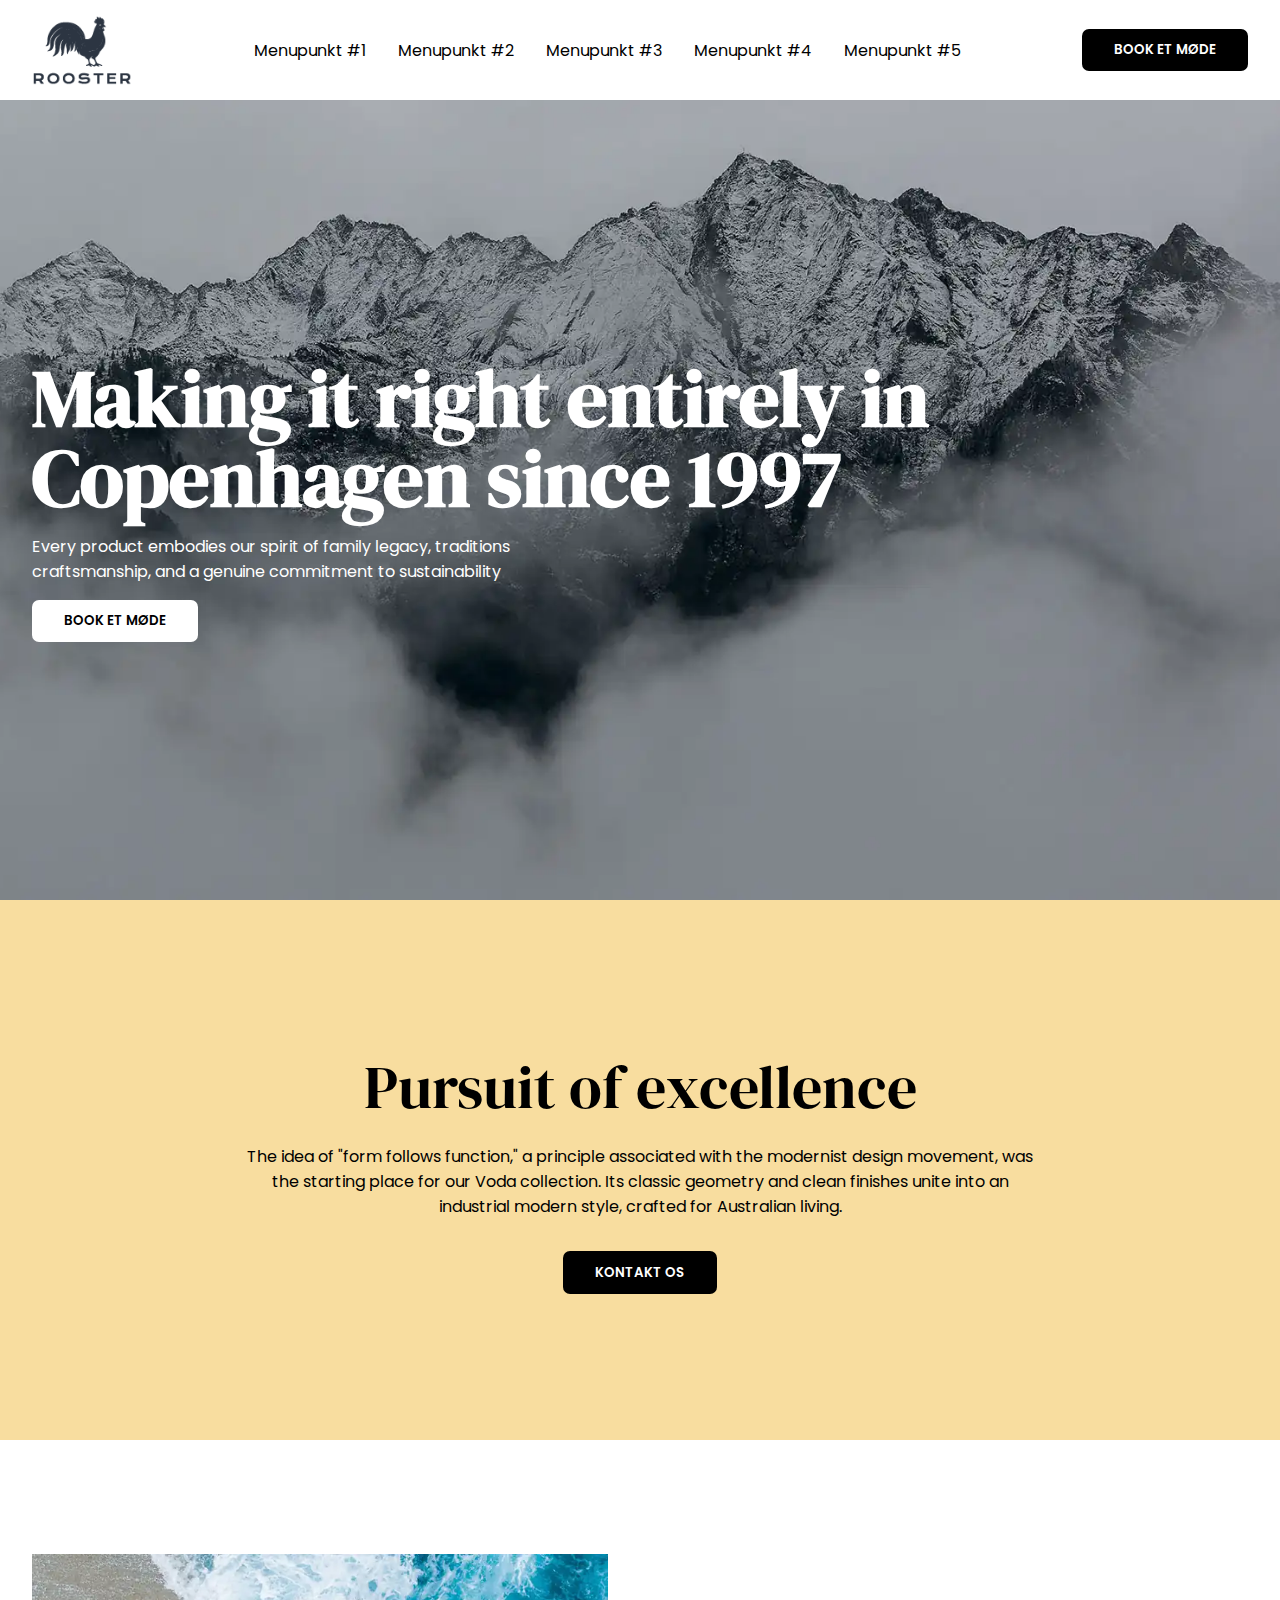
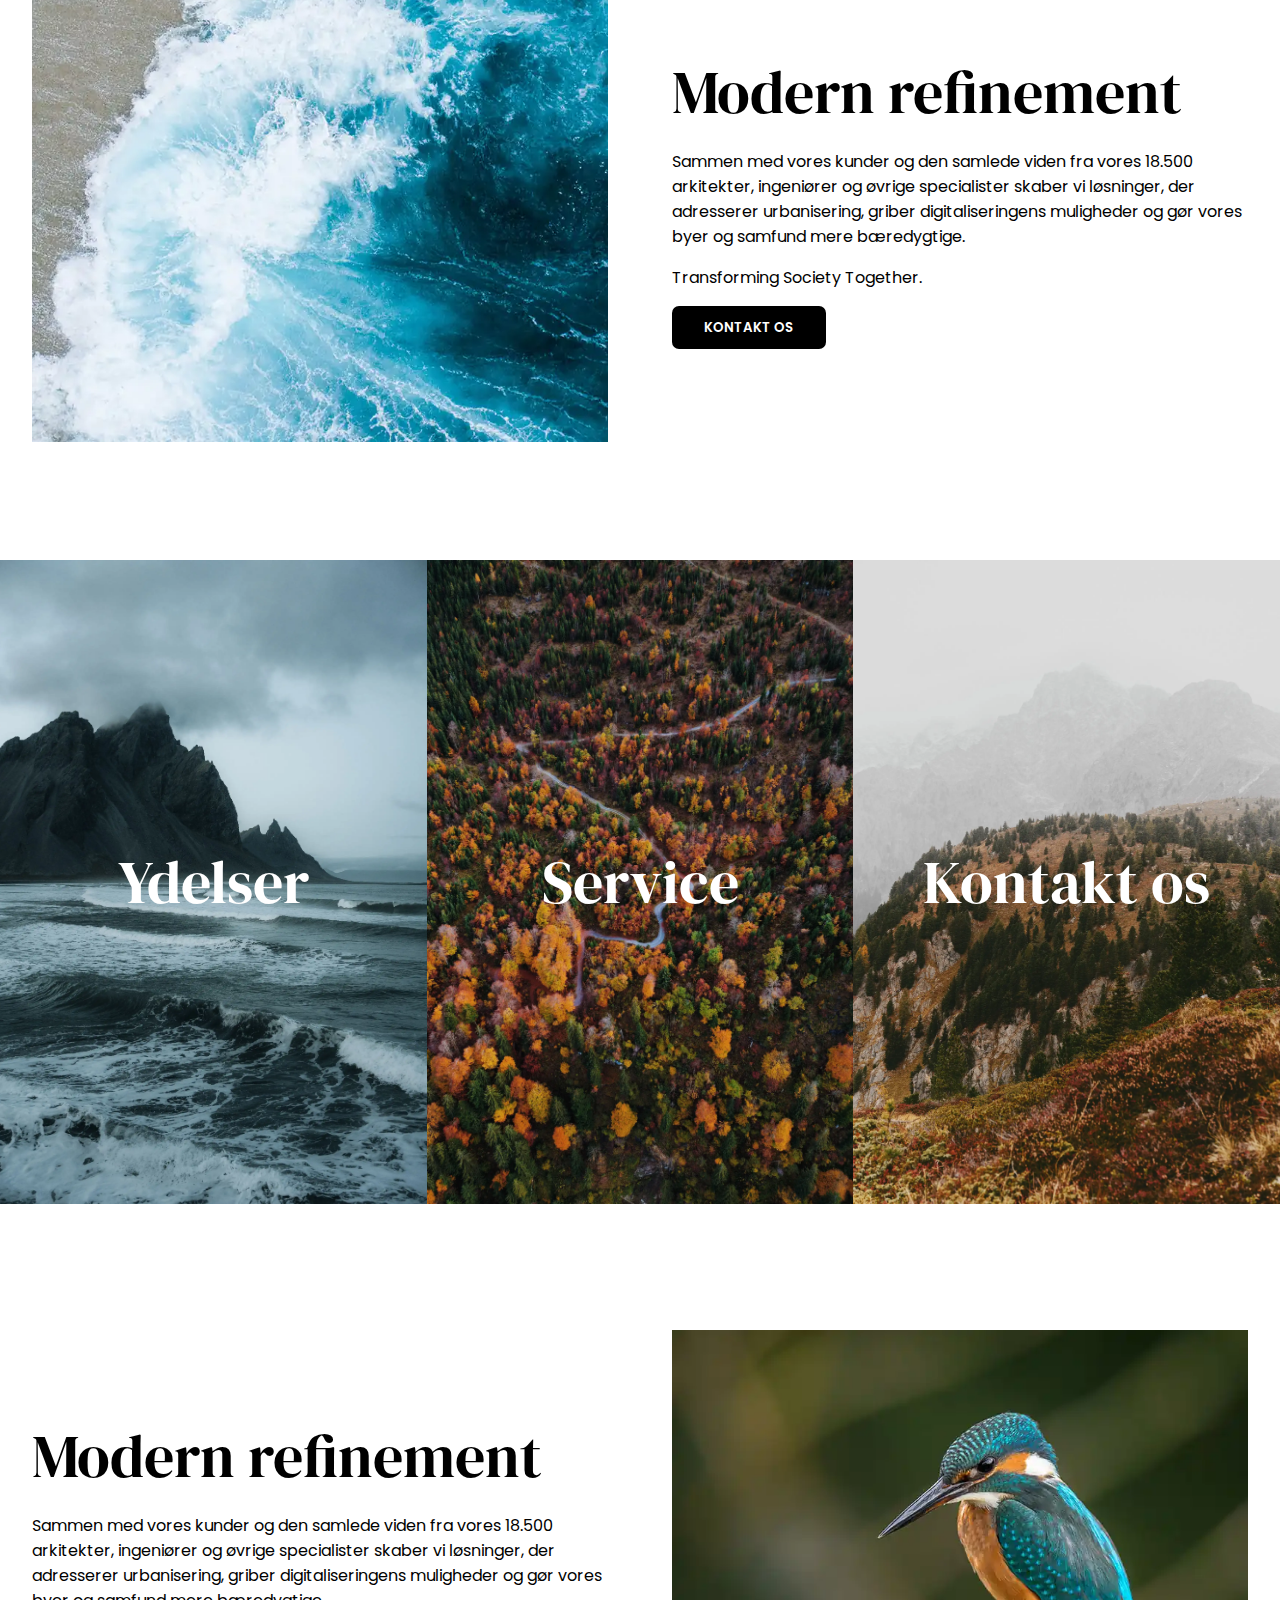
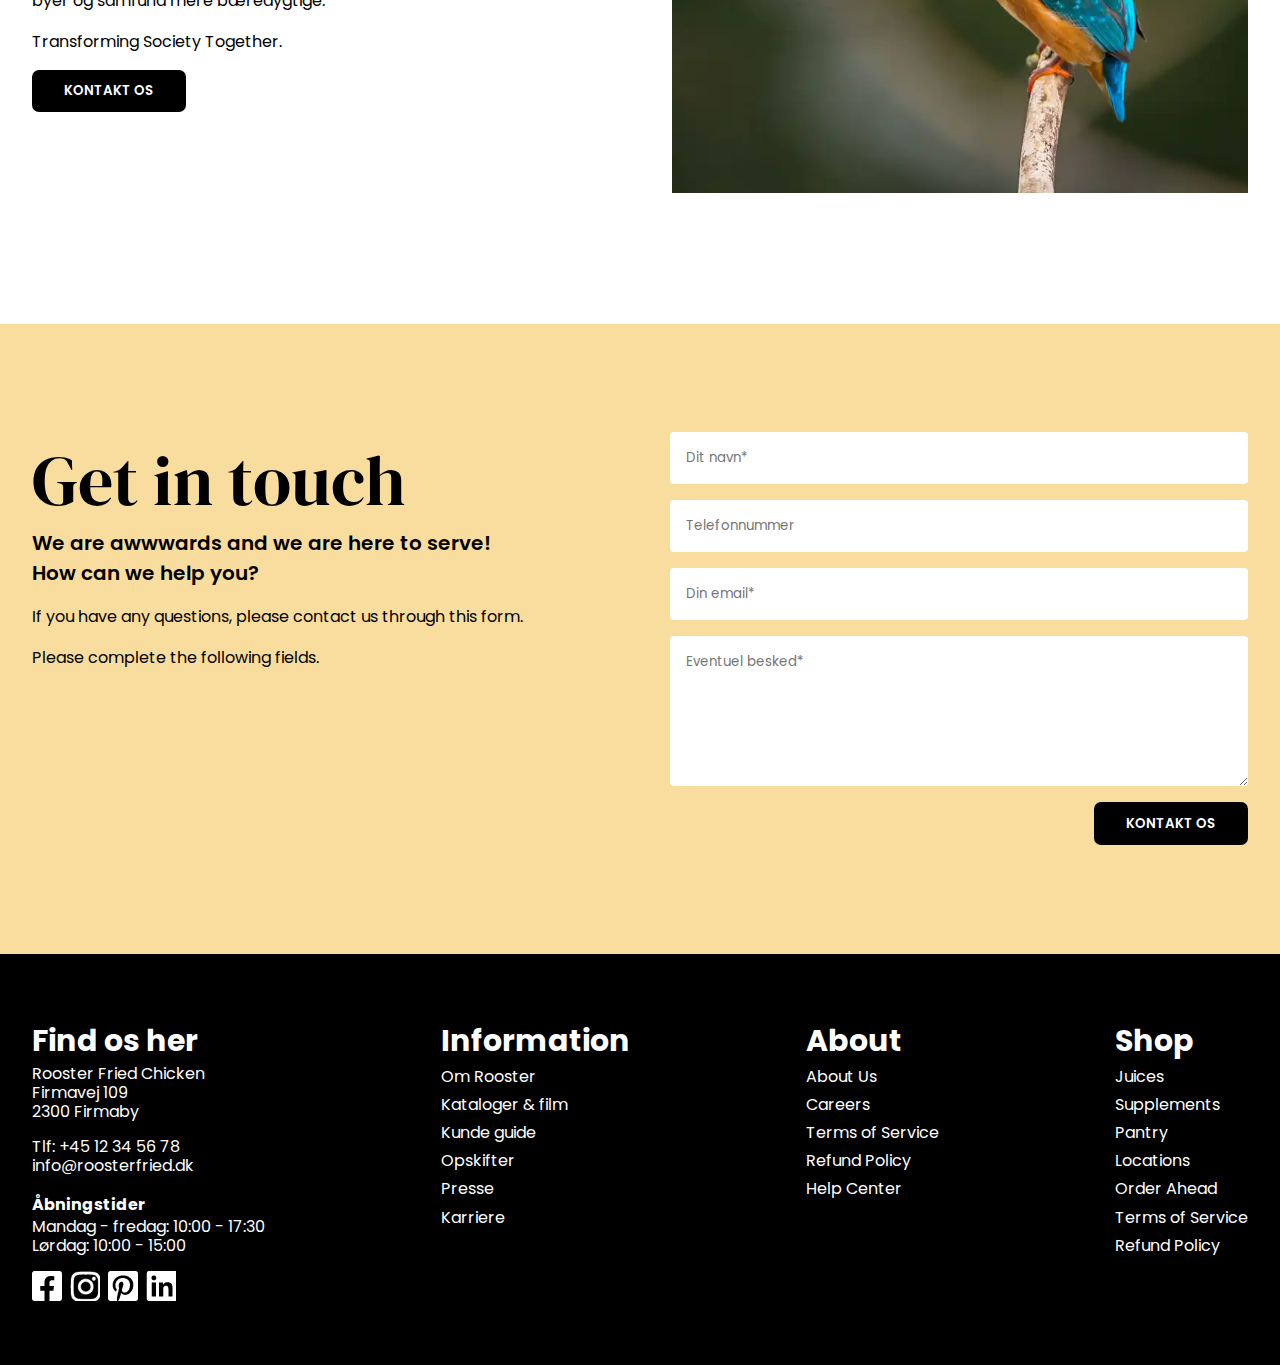
<file: index.html>
<!DOCTYPE html>
<html lang="en">
  <head>
    <meta charset="UTF-8" />
    <meta name="viewport" content="width=device-width, initial-scale=1.0" />
    <title>Rooster</title>
    <link rel="preconnect" href="https://fonts.googleapis.com" />
    <link rel="preconnect" href="https://fonts.gstatic.com" crossorigin />
    <link
      href="https://fonts.googleapis.com/css2?family=DM+Serif+Display&family=Poppins&display=swap"
      rel="stylesheet"
    />
    <link rel="stylesheet" href="global.css" />
    <link rel="stylesheet" href="styles/header.css" />
    <link rel="stylesheet" href="styles/section1.css" />
    <link rel="stylesheet" href="styles/section2.css" />
    <link rel="stylesheet" href="styles/section3.css" />
    <link rel="stylesheet" href="styles/section4.css" />
    <link rel="stylesheet" href="styles/section3-mirrored.css" />
    <link rel="stylesheet" href="styles/section5.css" />
    <link rel="stylesheet" href="styles/footer.css" />
    <script src="scripts/header.js" defer></script>
  </head>
  <body>
    <header class="header max-width-1200 poppins-regular">
      <div class="header__container">
        <img class="header__img" src="assets/rooster-logo.png" alt="rooster logo" />
      </div>

      <button class="hamburger" aria-label="Menu">
        <span class="hamburger__line"></span>
        <span class="hamburger__line"></span>
        <span class="hamburger__line"></span>
      </button>

      <nav class="header__nav">
        <ul class="header__ul">
          <li class="ul__item hover-animation-link"><a href="#">Menupunkt #1</a></li>
          <li class="ul__item hover-animation-link"><a href="#">Menupunkt #2</a></li>
          <li class="ul__item hover-animation-link"><a href="#">Menupunkt #3</a></li>
          <li class="ul__item hover-animation-link"><a href="#">Menupunkt #4</a></li>
          <li class="ul__item hover-animation-link"><a href="#">Menupunkt #5</a></li>
        </ul>
      </nav>
      <button class="header__button button-black hover-animation-button">book et møde</button>
    </header>
    <main>
      <section class="section1 dm-serif-display-regular">
        <div class="section1__container max-width-1200">
          <div class="section1__container__heading">
            <h1 class="section1__heading">Making it right entirely in</h1>
            <h1 class="section1__heading">Copenhagen since 1997</h1>
          </div>
          <div class="section1__container__subheading">
            <p class="section1__subheading poppins-regular">
              Every product embodies our spirit of family legacy, traditions
            </p>
            <p class="section1__subheading poppins-regular">
              craftsmanship, and a genuine commitment to sustainability
            </p>
          </div>
          <button class="button-white hover-animation-button">book et møde</button>
        </div>
      </section>
      <section class="section2">
        <div class="section2__container max-width-1200">
          <h2 class="section2__heading dm-serif-display-regular">Pursuit of excellence</h2>
          <p class="section2__subheading poppins-regular">
            The idea of "form follows function," a principle associated with the modernist design
            movement, was the starting place for our Voda collection. Its classic geometry and clean
            finishes unite into an industrial modern style, crafted for Australian living.
          </p>
          <button class="button-black hover-animation-button">kontakt os</button>
        </div>
      </section>
      <section class="section3 max-width-1200">
        <div class="section3__container">
          <img class="section3__img" src="assets/splitsektion-1.webp" alt="ocean waves" />
        </div>
        <div class="section3__container--subheading">
          <h3 class="section3__heading dm-serif-display-regular">Modern refinement</h3>
          <p class="section3__subheading poppins-regular">
            Sammen med vores kunder og den samlede viden fra vores 18.500 arkitekter, ingeniører og
            øvrige specialister skaber vi løsninger, der adresserer urbanisering, griber
            digitaliseringens muligheder og gør vores byer og samfund mere bæredygtige.
          </p>
          <p class="section3__subheading poppins-regular">Transforming Society Together.</p>
          <button class="button-black hover-animation-button">kontakt os</button>
        </div>
      </section>
      <section class="section4">
        <div class="section4__container">
          <img
            class="section4__img"
            src="assets/ydelser.webp"
            alt="foggy mountains"
            class="section4__img"
          />
          <h4 class="section4__heading dm-serif-display-regular">Ydelser</h4>
        </div>
        <div class="section4__container">
          <img
            class="section4__img"
            src="assets/service.webp"
            alt="orange forest trees"
            class="section4__img"
          />
          <h4 class="section4__heading dm-serif-display-regular">Service</h4>
        </div>
        <div class="section4__container">
          <img
            class="section4__img"
            src="assets/kontaktos.webp"
            alt="mountain top"
            class="section4__img"
          />
          <h4 class="section4__heading dm-serif-display-regular">Kontakt os</h4>
        </div>
      </section>
      <section class="section3 section3--mirrored max-width-1200">
        <div class="section3__container">
          <img class="section3__img" src="assets/splitsektion-2.webp" alt="ocean waves" />
        </div>
        <div class="section3__container--subheading">
          <h3 class="section3__heading dm-serif-display-regular">Modern refinement</h3>
          <p class="section3__subheading poppins-regular">
            Sammen med vores kunder og den samlede viden fra vores 18.500 arkitekter, ingeniører og
            øvrige specialister skaber vi løsninger, der adresserer urbanisering, griber
            digitaliseringens muligheder og gør vores byer og samfund mere bæredygtige.
          </p>
          <p class="section3__subheading poppins-regular">Transforming Society Together.</p>
          <button class="button-black hover-animation-button">kontakt os</button>
        </div>
      </section>
      <section class="section5">
        <div class="section5__container max-width-1200">
          <div class="section5__content">
            <h2 class="section5__heading dm-serif-display-regular">Get in touch</h2>
            <p class="section5__subheading poppins-regular">
              We are awwwards and we are here to serve!
            </p>
            <p class="section5__subheading poppins-regular">How can we help you?</p>
            <p class="section5__text poppins-regular">
              If you have any questions, please contact us through this form.
            </p>
            <p class="section5__text poppins-regular">Please complete the following fields.</p>
          </div>

          <form class="section5__form">
            <input type="text" placeholder="Dit navn*" class="section5__input" />
            <input type="tel" placeholder="Telefonnummer" class="section5__input" />
            <input type="email" placeholder="Din email*" class="section5__input" />
            <textarea placeholder="Eventuel besked*" class="section5__textarea"></textarea>
            <button type="submit" class="button-black section5__button hover-animation-button">
              kontakt os
            </button>
          </form>
        </div>
      </section>
    </main>
    <footer class="footer">
      <div class="max-width-1200">
        <nav class="footer__nav poppins-regular">
          <div class="nav__container">
            <h5>Find os her</h5>
            <ul class="nav__ul">
              <div class="ul__container">
                <li>Rooster Fried Chicken</li>
                <li>Firmavej 109</li>
                <li>2300 Firmaby</li>
              </div>
              <div class="ul__container">
                <li>Tlf: <a href="tel:+4512345678">+45 12 34 56 78</a></li>
                <li><a href="mailto:info@roosterfried.dk">info@roosterfried.dk</a></li>
              </div>
              <div>
                <li><strong>Åbningstider</strong></li>
                <div class="ul__container">
                  <li>Mandag - fredag: 10:00 - 17:30</li>
                  <li>Lørdag: 10:00 - 15:00</li>
                </div>
              </div>
              <div class="ul__container--icons">
                <li class="li__container">
                  <a href="https://facebook.com" target="_blank">
                    <img
                      class="ul__icons"
                      src="assets/facebook-ikon-hvid.png"
                      alt="facebook icon"
                    />
                  </a>
                </li>
                <li class="li__container">
                  <a href="https://instagram.com" target="_blank">
                    <img
                      class="ul__icons"
                      src="assets/instagram-ikon-hvid.png"
                      alt="instagram icon"
                    />
                  </a>
                </li>
                <li class="li__container">
                  <a href="https://pinterest.com" target="_blank">
                    <img
                      class="ul__icons"
                      src="assets/pinterest-ikon-hvid.png"
                      alt="pinterest icon"
                    />
                  </a>
                </li>
                <li class="li__container">
                  <a href="https://linkedin.com" target="_blank">
                    <img
                      class="ul__icons"
                      src="assets/linkedin-ikon-hvid.png"
                      alt="linkedin icon"
                    />
                  </a>
                </li>
              </div>
            </ul>
          </div>
          <div class="nav__container">
            <h5>Information</h5>
            <ul class="nav__ul nav__ul--small">
              <li><a href="#">Om Rooster</a></li>
              <li><a href="#">Kataloger & film</a></li>
              <li><a href="#">Kunde guide</a></li>
              <li><a href="#">Opskifter</a></li>
              <li><a href="#">Presse</a></li>
              <li><a href="#">Karriere</a></li>
            </ul>
          </div>
          <div class="nav__container">
            <h5>About</h5>
            <ul class="nav__ul nav__ul--small">
              <li><a href="#">About Us</a></li>
              <li><a href="#">Careers</a></li>
              <li><a href="#">Terms of Service</a></li>
              <li><a href="#">Refund Policy</a></li>
              <li><a href="#">Help Center</a></li>
            </ul>
          </div>
          <div class="nav__container">
            <h5>Shop</h5>
            <ul class="nav__ul nav__ul--small">
              <li><a href="#">Juices</a></li>
              <li><a href="#">Supplements</a></li>
              <li><a href="#">Pantry</a></li>
              <li><a href="#">Locations</a></li>
              <li><a href="#">Order Ahead</a></li>
              <li><a href="#">Terms of Service</a></li>
              <li><a href="#">Refund Policy</a></li>
            </ul>
          </div>
        </nav>
      </div>
    </footer>
  </body>
</html>
</file>
<file: global.css>
:root {
  --gul: #f8dd9f;
  --sort: #000;
  --hvid: #fff;
}

* {
  margin: 0;
  padding: 0;
  box-sizing: border-box;
}

h1 {
  font-size: 80px;
}

h2,
h3,
h4 {
  font-size: 60px;
}

h5 {
  font-size: 30px;
}

ul {
  list-style-type: none;
}

a {
  color: inherit;
  text-decoration: none;
}

.dm-serif-display-regular {
  font-family: 'DM Serif Display', serif;
  font-weight: 400;
  font-style: normal;
}

.poppins-regular {
  font-family: 'Poppins', serif;
  font-weight: 400;
  font-style: normal;
}

.max-width-1200 {
  max-width: 1500px;
  margin: 0 auto;
  padding: 0 2rem;
}

.hover-animation-button {
  cursor: pointer;
  transition: scale ease-in-out 200ms;
}

.hover-animation-button:hover {
  scale: 1.05;
}

.button-black {
  font-family: 'Poppins', serif;
  font-weight: 400;
  font-style: normal;
  background-color: var(--sort);
  color: var(--hvid);
  font-weight: 600;
  padding: 0.7rem 2rem;
  text-transform: uppercase;
  border: none;
  border-radius: 7px;
  max-width: fit-content;
}

.button-white {
  font-family: 'Poppins', serif;
  font-weight: 400;
  font-style: normal;
  background-color: var(--hvid);
  color: var(--sort);
  font-weight: 600;
  padding: 0.7rem 2rem;
  text-transform: uppercase;
  border: none;
  border-radius: 7px;
  max-width: fit-content;
}

@media screen and (max-width: 768px) {
  h1 {
    font-size: 50px;
  }

  h2,
  h3,
  h4 {
    font-size: 35px;
  }

  h5 {
    font-size: 20px;
  }

  .max-width-1200 {
    padding: 0 1rem;
  }
}

@media screen and (min-width: 768px) and (max-width: 1040px) {
  h1 {
    font-size: 60px;
  }

  h2,
  h3,
  h4 {
    font-size: 50px;
  }

  h5 {
    font-size: 30px;
  }
}
</file>
<file: styles/header.css>
.header {
  display: flex;
  justify-content: space-between;
  align-items: center;
  padding-top: 1rem;
  padding-bottom: 1rem;
  max-height: 100px;
}

.header__ul {
  height: 100%;
  display: flex;
  gap: 2rem;
}

.ul__item {
  transition: transform ease-in-out 200ms;
}

.ul__item:hover {
  transform: translateY(-5px);
}

.header__container {
  width: 100px;
  height: 70px;
  z-index: 20;
}

.header__img {
  width: 100%;
  height: 100%;
  object-fit: contain;
}

.hamburger {
  display: none;
  background: none;
  border: none;
  cursor: pointer;
  padding: 10px;
  z-index: 20;
}

.hamburger__line {
  display: block;
  width: 25px;
  height: 2px;
  background: #000;
  margin: 5px 0;
  transition: all 0.3s ease;
}

@media screen and (max-width: 1040px) {
  .hamburger {
    display: block;
  }

  .header__button {
    display: none;
  }

  .header__nav {
    display: none;
    position: absolute;
    top: 0;
    left: 0;
    width: 100vw;
    min-height: clamp(200px, 30vh, 500px);
    background: #fff;
    padding: 2rem;
    transition: all 0.3s ease;
    box-shadow: -2px 0 15px rgba(0, 0, 0, 0.1);
    z-index: 10;
  }

  .header__nav.active {
    display: block;
  }

  .header__ul {
    flex-direction: column;
    align-items: center;
    padding-top: 100px;
  }

  .hamburger.active .hamburger__line:nth-child(1) {
    transform: rotate(45deg) translate(5px, 5px);
  }

  .hamburger.active .hamburger__line:nth-child(2) {
    opacity: 0;
  }

  .hamburger.active .hamburger__line:nth-child(3) {
    transform: rotate(-45deg) translate(5px, -5px);
  }
}
</file>
<file: styles/section1.css>
.section1 {
  height: clamp(500px, calc(100vh - 100px), 100vh);
  color: var(--hvid);
  background-image: url(../assets/topbillede.webp);
  background-position: center;
  background-size: cover;
}

.section1__container {
  height: 100%;
  display: flex;
  flex-direction: column;
  justify-content: center;
}

.section1__heading {
  line-height: 1;
}

.section1__container__heading {
  line-height: 1;
  padding-bottom: 1rem;
}

.section1__container__subheading {
  padding-bottom: 1rem;
}
</file>
<file: styles/section2.css>
.section2 {
  min-height: clamp(400px, 60vh, 700px);
  background-color: var(--gul);
  display: flex;
  align-items: center;
}

.section2__container {
  text-align: center;
}

.section2__heading {
  padding-bottom: 1rem;
}

.section2__subheading {
  max-width: 800px;
  padding-bottom: 2rem;
}
</file>
<file: styles/section3.css>
.section3 {
  min-height: clamp(500px, 80vh, 1000px);
  display: flex;
  align-items: center;
  gap: 4rem;
}

.section3__container {
  width: 50%;
  height: 100%;
}

.section3__img {
  width: 100%;
  height: 100%;
  object-fit: contain;
}

.section3__container--subheading {
  width: 50%;
}

.section3__heading {
  padding-bottom: 1rem;
}

.section3__subheading {
  padding-bottom: 1rem;
}

@media screen and (max-width: 768px) {
  .section3 {
    flex-direction: column;
    padding-bottom: 4rem;
    padding-top: 4rem;
  }

  .section3__container {
    width: 80%;
  }

  .section3__container--subheading {
    width: 100%;
    text-align: center;
  }
}
</file>
<file: styles/section4.css>
.section4 {
  min-height: clamp(300px, 70vh, 600px);
  display: flex;
}

.section4__img {
  width: 100%;
  height: 100%;
  object-fit: cover;
}

.section4__container {
  position: relative;
}

.section4__heading {
  position: absolute;
  text-wrap: nowrap;
  color: var(--hvid);
  top: 50%;
  left: 50%;
  transform: translate(-50%, -50%);
}

@media screen and (max-width: 768px) {
  .section4 {
    flex-direction: column;
  }

  .section4__container {
    height: 200px;
  }
}
</file>
<file: styles/section3-mirrored.css>
.section3--mirrored {
  flex-direction: row-reverse;
}

@media screen and (max-width: 768px) {
  .section3--mirrored {
    flex-direction: column;
  }
}
</file>
<file: styles/section5.css>
.section5 {
  min-height: clamp(500px, 70vh, 800px);
  background-color: var(--gul);
  display: flex;
  align-items: center;
}

.section5__content {
  flex: 1.5;
}

.section5__container {
  width: 100%;
  display: flex;
  gap: 6rem;
}

.section5__form {
  flex: 1.6;
  display: flex;
  gap: 1rem;
  flex-direction: column;
}

.section5__input,
.section5__textarea {
  width: 100%;
  padding: 1rem;
  border: none;
  border-radius: 4px;
  font-family: 'Poppins', sans-serif;
}

.section5__textarea {
  min-height: 150px;
  resize: vertical;
}

.section5__heading {
  font-size: 70px;
}

.section5__subheading {
  font-size: 20px;
  font-weight: 600;
}

.section5__text {
  padding-top: 1rem;
}

.section5__button {
  align-self: flex-end;
}

@media screen and (max-width: 768px) {
  .section5 {
    padding: 4rem 0;
  }

  .section5__container {
    flex-direction: column;
    gap: 2rem;
    text-align: center;
  }

  .section5__button {
    align-self: center;
  }
}
</file>
<file: styles/footer.css>
.footer {
  padding: 4rem 0;
  background-color: var(--sort);
  color: var(--hvid);
}

.footer__nav {
  display: flex;
  justify-content: space-between;
}

.nav__ul {
  display: flex;
  flex-direction: column;
  gap: 1rem;
}

.nav__ul--small {
  gap: 0.2rem;
}

.ul__container {
  line-height: 1.2;
}

.ul__container--icons {
  display: flex;
  gap: 0.5rem;
}

.li__container {
  height: 30px;
  width: 30px;
}

.ul__icons {
  width: 100%;
  height: 100%;
  object-fit: contain;
}

@media screen and (max-width: 768px) {
  .footer__nav {
    flex-direction: column;
    gap: 2rem;
  }
}
</file>
